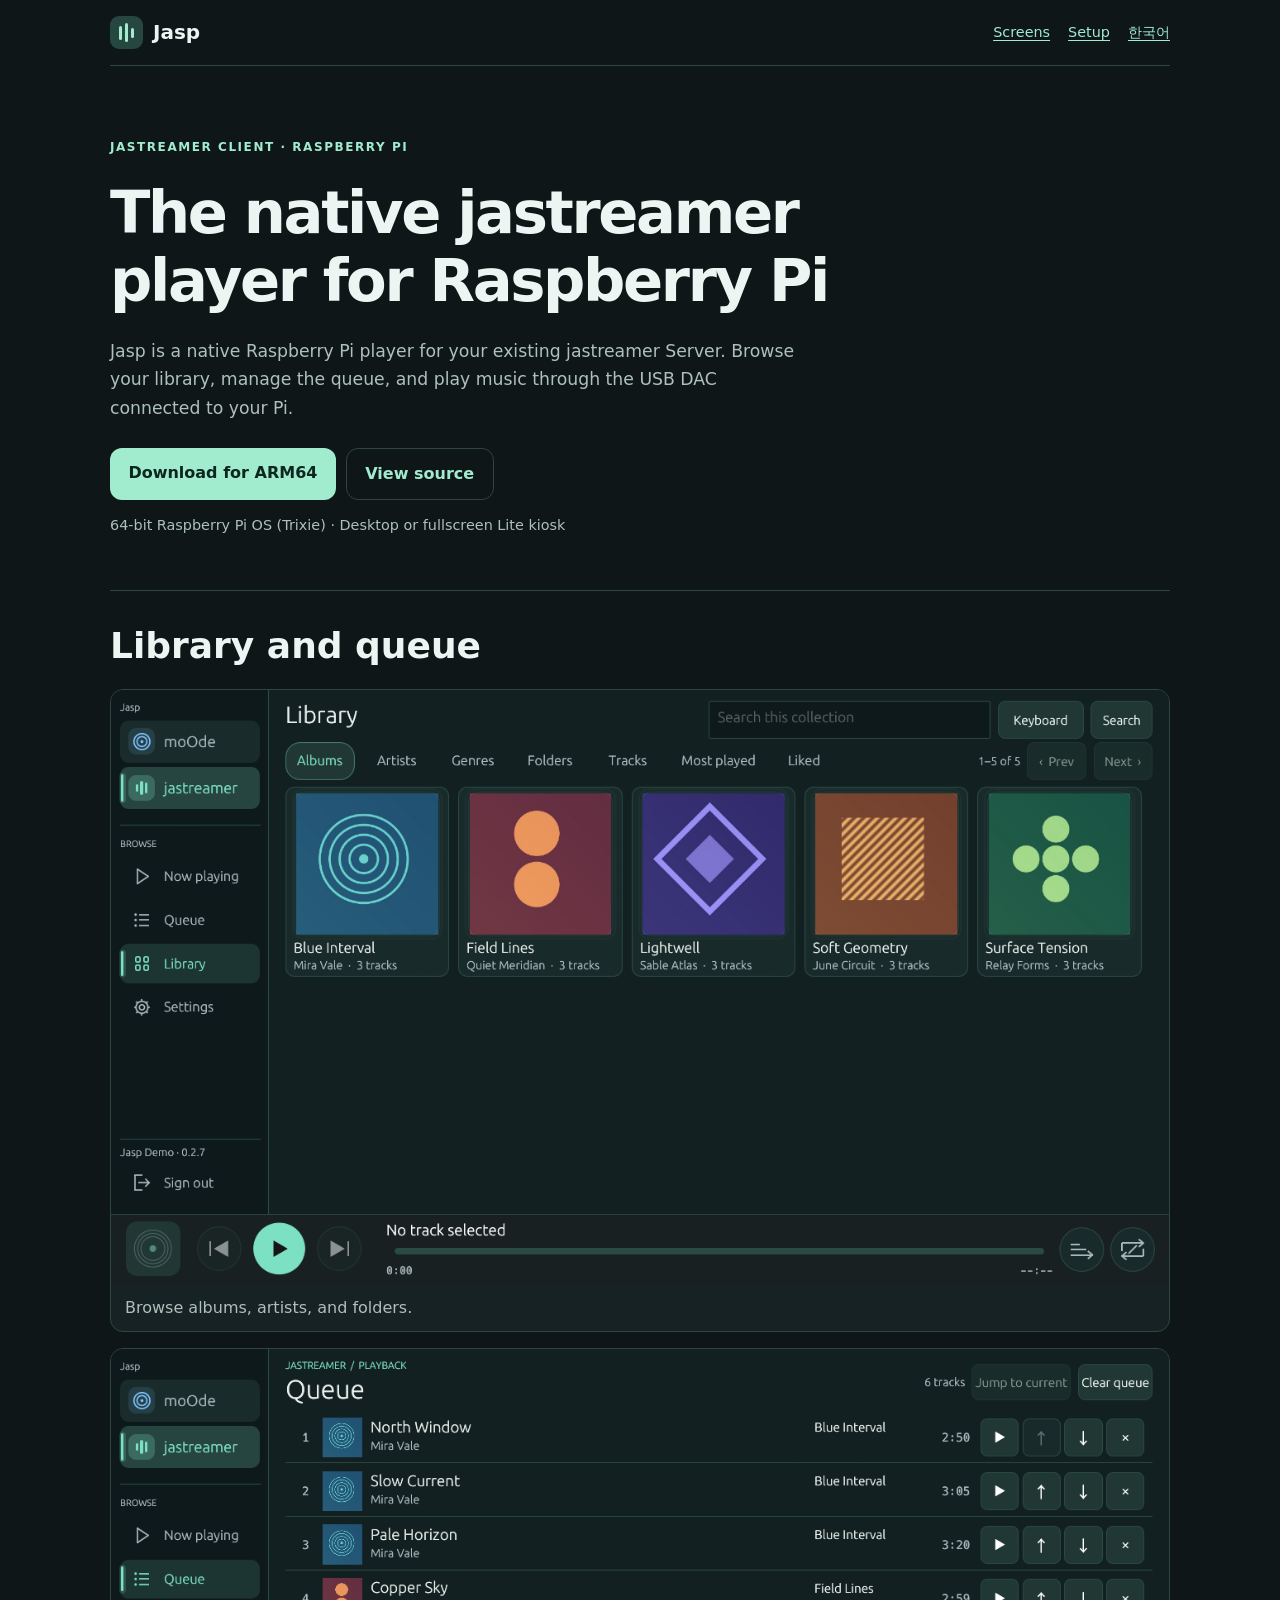
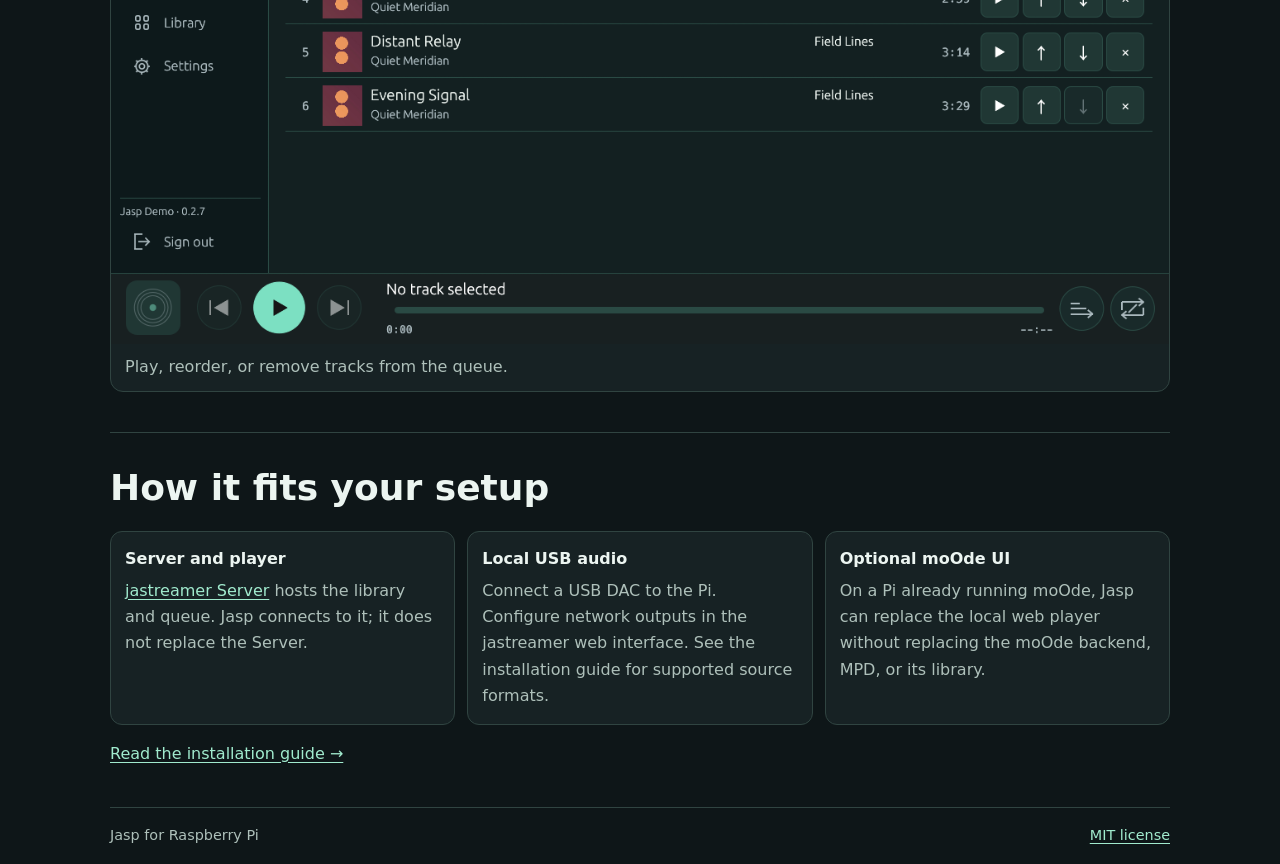
<file: docs/index.html>
<!doctype html>
<html lang="en">
<head>
  <meta charset="utf-8">
  <meta name="viewport" content="width=device-width, initial-scale=1">
  <meta name="description" content="Jasp is the native Raspberry Pi music player for jastreamer Server. Browse, queue, and play through the USB DAC connected to your Pi.">
  <title>Jasp — Native jastreamer player for Raspberry Pi</title>
  <link rel="stylesheet" href="site.css">
  <link rel="alternate" hreflang="ko" href="ko/">
</head>
<body>
  <header class="shell top">
    <a class="brand" href="./"><span class="mark" aria-hidden="true"><i></i><i></i><i></i></span> Jasp</a>
    <nav aria-label="Main navigation"><a href="#screens">Screens</a><a href="#setup">Setup</a><a href="ko/" hreflang="ko" lang="ko">한국어</a></nav>
  </header>
  <main class="shell">
    <section class="hero" aria-labelledby="intro">
      <div class="eyebrow">JASTREAMER CLIENT · RASPBERRY PI</div>
      <h1 id="intro">The native jastreamer player for Raspberry Pi</h1>
      <p>Jasp is a native Raspberry Pi player for your existing jastreamer Server. Browse your library, manage the queue, and play music through the USB DAC connected to your Pi.</p>
      <div class="actions"><a class="primary" href="https://github.com/furyheimdall/jasp/releases/latest">Download for ARM64</a><a class="secondary" href="https://github.com/furyheimdall/jasp">View source</a></div>
      <p class="meta">64-bit Raspberry Pi OS (Trixie) · Desktop or fullscreen Lite kiosk</p>
    </section>
    <section id="screens" class="section" aria-labelledby="screens-title">
      <h2 id="screens-title">Library and queue</h2>
      <div class="gallery">
        <figure><img src="screenshots/jastreamer-library.webp" width="1280" height="720" alt="Jasp library with album covers and browsing filters"><figcaption>Browse albums, artists, and folders.</figcaption></figure>
        <figure><img src="screenshots/jastreamer-queue.webp" width="1280" height="720" loading="lazy" alt="Jasp queue with track covers and reorder controls"><figcaption>Play, reorder, or remove tracks from the queue.</figcaption></figure>
      </div>
    </section>
    <section id="setup" class="section" aria-labelledby="setup-title">
      <h2 id="setup-title">How it fits your setup</h2>
      <dl class="details">
        <div><dt>Server and player</dt><dd><a href="https://furyheimdall.github.io/jastreamer/">jastreamer Server</a> hosts the library and queue. Jasp connects to it; it does not replace the Server.</dd></div>
        <div><dt>Local USB audio</dt><dd>Connect a USB DAC to the Pi. Configure network outputs in the jastreamer web interface. See the installation guide for supported source formats.</dd></div>
        <div><dt>Optional moOde UI</dt><dd>On a Pi already running moOde, Jasp can replace the local web player without replacing the moOde backend, MPD, or its library.</dd></div>
      </dl>
      <a class="text-link" href="https://github.com/furyheimdall/jasp#install-and-run">Read the installation guide →</a>
    </section>
  </main>
  <footer class="shell footer">Jasp for Raspberry Pi <a href="https://github.com/furyheimdall/jasp/blob/main/LICENSE">MIT license</a></footer>
</body>
</html>
</file>
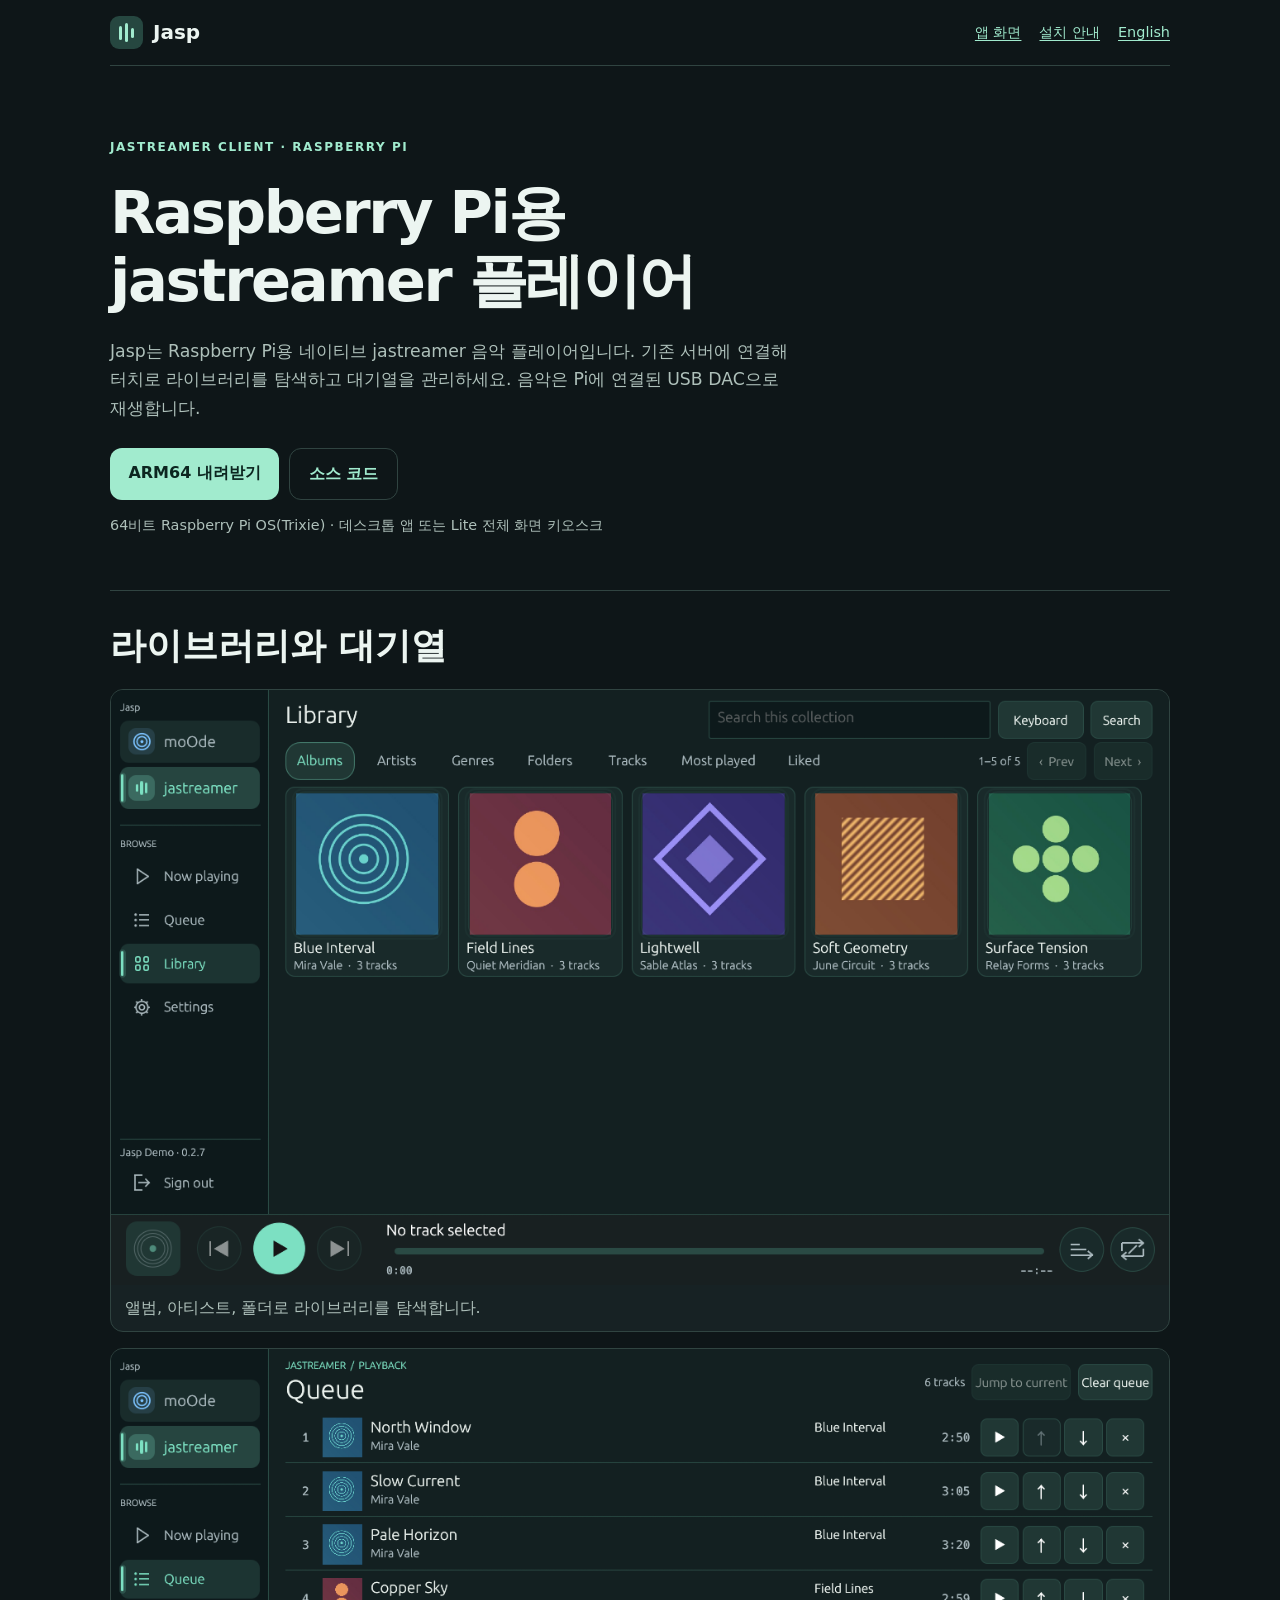
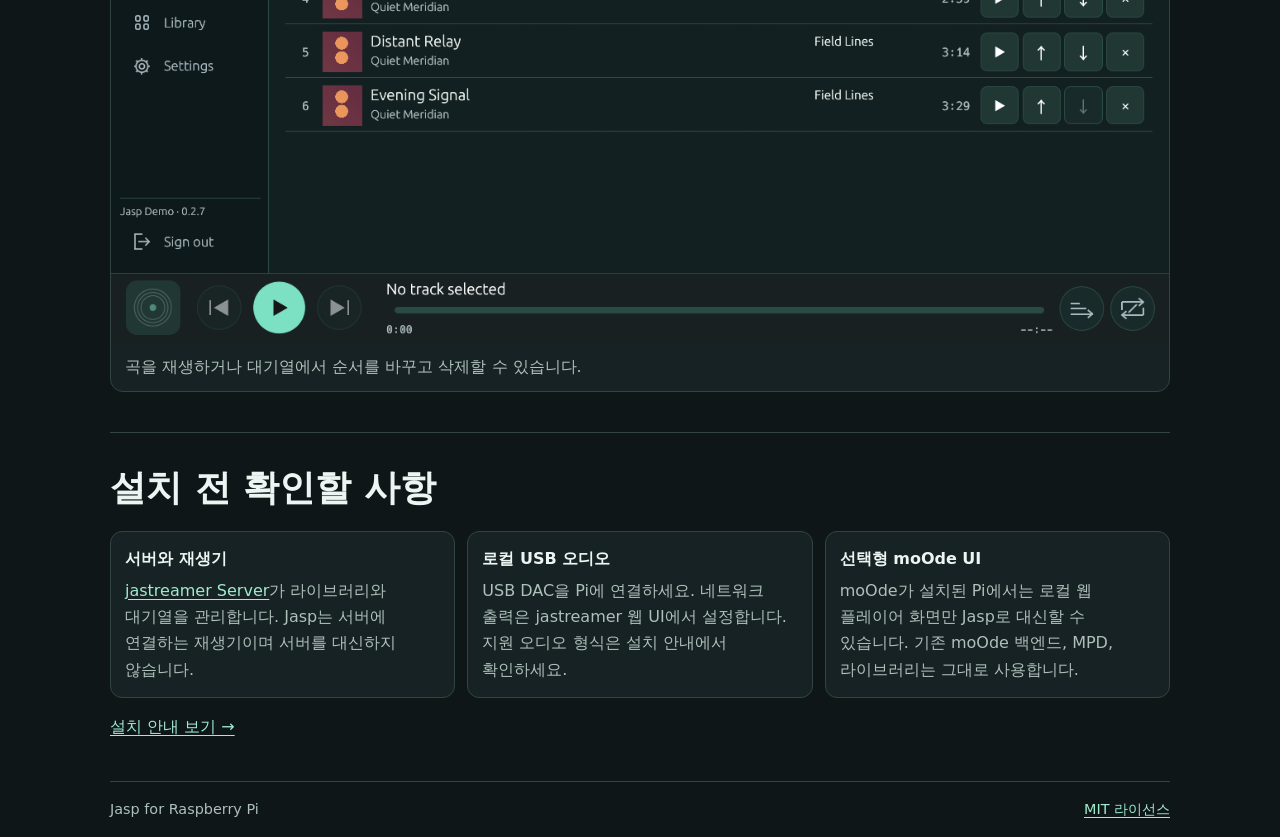
<file: docs/ko/index.html>
<!doctype html>
<html lang="ko">
<head>
  <meta charset="utf-8">
  <meta name="viewport" content="width=device-width, initial-scale=1">
  <meta name="description" content="Jasp는 Raspberry Pi용 네이티브 jastreamer 음악 플레이어입니다. 라이브러리를 탐색하고 Pi에 연결된 USB DAC으로 음악을 재생하세요.">
  <title>Jasp — Raspberry Pi용 네이티브 jastreamer 플레이어</title>
  <link rel="stylesheet" href="../site.css">
  <link rel="alternate" hreflang="en" href="../">
</head>
<body>
  <header class="shell top">
    <a class="brand" href="./"><span class="mark" aria-hidden="true"><i></i><i></i><i></i></span> Jasp</a>
    <nav aria-label="주 메뉴"><a href="#screens">앱 화면</a><a href="#setup">설치 안내</a><a href="../" hreflang="en" lang="en">English</a></nav>
  </header>
  <main class="shell">
    <section class="hero" aria-labelledby="intro">
      <div class="eyebrow">JASTREAMER CLIENT · RASPBERRY PI</div>
      <h1 id="intro">Raspberry Pi용<br>jastreamer 플레이어</h1>
      <p>Jasp는 Raspberry Pi용 네이티브 jastreamer 음악 플레이어입니다. 기존 서버에 연결해 터치로 라이브러리를 탐색하고 대기열을 관리하세요. 음악은 Pi에 연결된 USB DAC으로 재생합니다.</p>
      <div class="actions"><a class="primary" href="https://github.com/furyheimdall/jasp/releases/latest">ARM64 내려받기</a><a class="secondary" href="https://github.com/furyheimdall/jasp">소스 코드</a></div>
      <p class="meta">64비트 Raspberry Pi OS(Trixie) · 데스크톱 앱 또는 Lite 전체 화면 키오스크</p>
    </section>
    <section id="screens" class="section" aria-labelledby="screens-title">
      <h2 id="screens-title">라이브러리와 대기열</h2>
      <div class="gallery">
        <figure><img src="../screenshots/jastreamer-library.webp" width="1280" height="720" alt="앨범 표지와 탐색 필터가 있는 Jasp 라이브러리"><figcaption>앨범, 아티스트, 폴더로 라이브러리를 탐색합니다.</figcaption></figure>
        <figure><img src="../screenshots/jastreamer-queue.webp" width="1280" height="720" loading="lazy" alt="곡 목록과 순서 변경 버튼이 있는 Jasp 대기열"><figcaption>곡을 재생하거나 대기열에서 순서를 바꾸고 삭제할 수 있습니다.</figcaption></figure>
      </div>
    </section>
    <section id="setup" class="section" aria-labelledby="setup-title">
      <h2 id="setup-title">설치 전 확인할 사항</h2>
      <dl class="details">
        <div><dt>서버와 재생기</dt><dd><a href="https://furyheimdall.github.io/jastreamer/ko/">jastreamer Server</a>가 라이브러리와 대기열을 관리합니다. Jasp는 서버에 연결하는 재생기이며 서버를 대신하지 않습니다.</dd></div>
        <div><dt>로컬 USB 오디오</dt><dd>USB DAC을 Pi에 연결하세요. 네트워크 출력은 jastreamer 웹 UI에서 설정합니다. 지원 오디오 형식은 설치 안내에서 확인하세요.</dd></div>
        <div><dt>선택형 moOde UI</dt><dd>moOde가 설치된 Pi에서는 로컬 웹 플레이어 화면만 Jasp로 대신할 수 있습니다. 기존 moOde 백엔드, MPD, 라이브러리는 그대로 사용합니다.</dd></div>
      </dl>
      <a class="text-link" href="https://github.com/furyheimdall/jasp/blob/main/README.ko.md#설치와-실행">설치 안내 보기 →</a>
    </section>
  </main>
  <footer class="shell footer">Jasp for Raspberry Pi <a href="https://github.com/furyheimdall/jasp/blob/main/LICENSE">MIT 라이선스</a></footer>
</body>
</html>
</file>
<file: docs/site.css>
:root {
  color-scheme: dark;
  --bg: #0e1618;
  --panel: #172224;
  --text: #ecf5f1;
  --muted: #aec0ba;
  --line: #304441;
  --accent: #a1ebce;
  font-family: system-ui, sans-serif;
  background: var(--bg);
  color: var(--text);
}
* { box-sizing: border-box; }
body { margin: 0; line-height: 1.65; }
a { color: var(--accent); text-underline-offset: .2em; }
a:focus-visible { outline: 2px solid var(--accent); outline-offset: 4px; border-radius: 4px; }
.shell { width: min(100% - 36px, 1060px); margin-inline: auto; }
.top, .footer { display: flex; flex-wrap: wrap; align-items: center; justify-content: space-between; gap: 12px 24px; padding-block: 16px; }
.top { border-bottom: 1px solid var(--line); }
.brand { display: inline-flex; align-items: center; gap: 10px; color: var(--text); font-size: 1.25rem; font-weight: 750; text-decoration: none; }
.mark { display: inline-flex; align-items: center; justify-content: center; gap: 3px; width: 33px; height: 33px; border-radius: 9px; background: #264740; color: var(--accent); }
.mark i { display: block; width: 3px; height: 10px; border-radius: 6px; background: currentColor; }
.mark i:first-child { height: 14px; }
.mark i:nth-child(2) { height: 19px; }
nav { display: flex; flex-wrap: wrap; gap: 6px 18px; }
nav a { padding-block: 4px; }
nav a, .footer a { font-size: .9rem; }
.hero { max-width: 900px; padding-block: clamp(36px, 6vw, 72px) 38px; }
.eyebrow { color: var(--accent); font-size: .75rem; font-weight: 750; letter-spacing: .13em; }
h1, h2 { line-height: 1.16; }
h1 { font-size: clamp(1.9rem, 5.6vw, 3.7rem); margin: .35em 0; letter-spacing: -.04em; }
:lang(ko) :is(h1, h2, p, dd, figcaption) { word-break: keep-all; overflow-wrap: anywhere; }
h2 { font-size: clamp(1.55rem, 3.8vw, 2.25rem); margin: 0 0 22px; }
p { max-width: 63ch; color: var(--muted); }
.hero > p { font-size: 1.08rem; }
.hero > .meta { font-size: .9rem; }
.actions { display: flex; flex-wrap: wrap; gap: 10px; margin-block: 26px 14px; }
.actions a { border-radius: 12px; padding: .72em 1.15em; font-weight: 700; text-decoration: none; }
.primary { background: var(--accent); color: #0c2620; }
.secondary { border: 1px solid var(--line); }
.section { border-top: 1px solid var(--line); padding-block: 34px 40px; }
.gallery { display: grid; grid-template-columns: minmax(0, 1fr); gap: 16px; }
figure { margin: 0; border: 1px solid var(--line); border-radius: 13px; overflow: hidden; background: var(--panel); }
img { display: block; width: 100%; height: auto; }
figcaption { color: var(--muted); padding: 10px 14px; }
.details { display: grid; gap: 12px; }
.details div { background: var(--panel); border: 1px solid var(--line); padding: 14px; border-radius: 12px; }
dt { font-weight: 720; }
dd { margin: .35em 0 0; color: var(--muted); }
.footer { border-top: 1px solid var(--line); color: var(--muted); font-size: .9rem; }
@media (min-width: 760px) {
  .details { grid-template-columns: repeat(3, minmax(0, 1fr)); }
}
</file>
